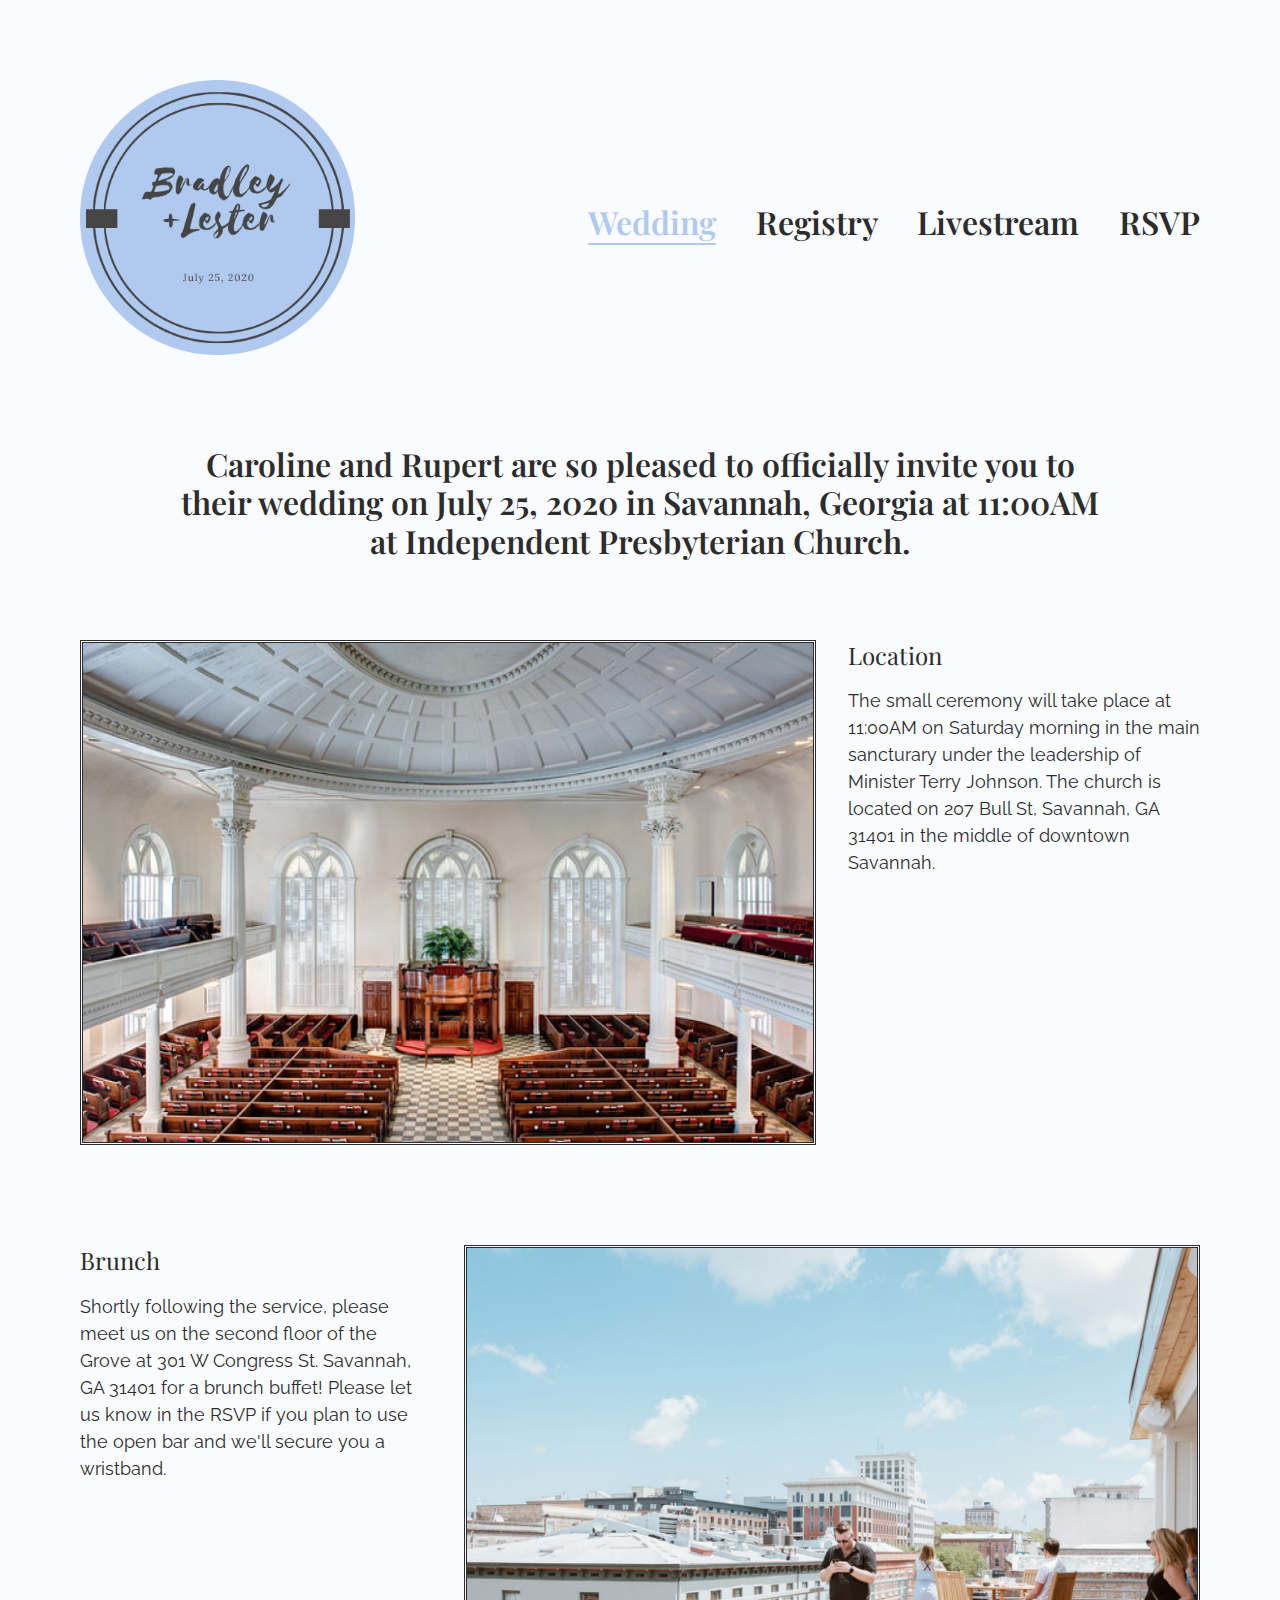
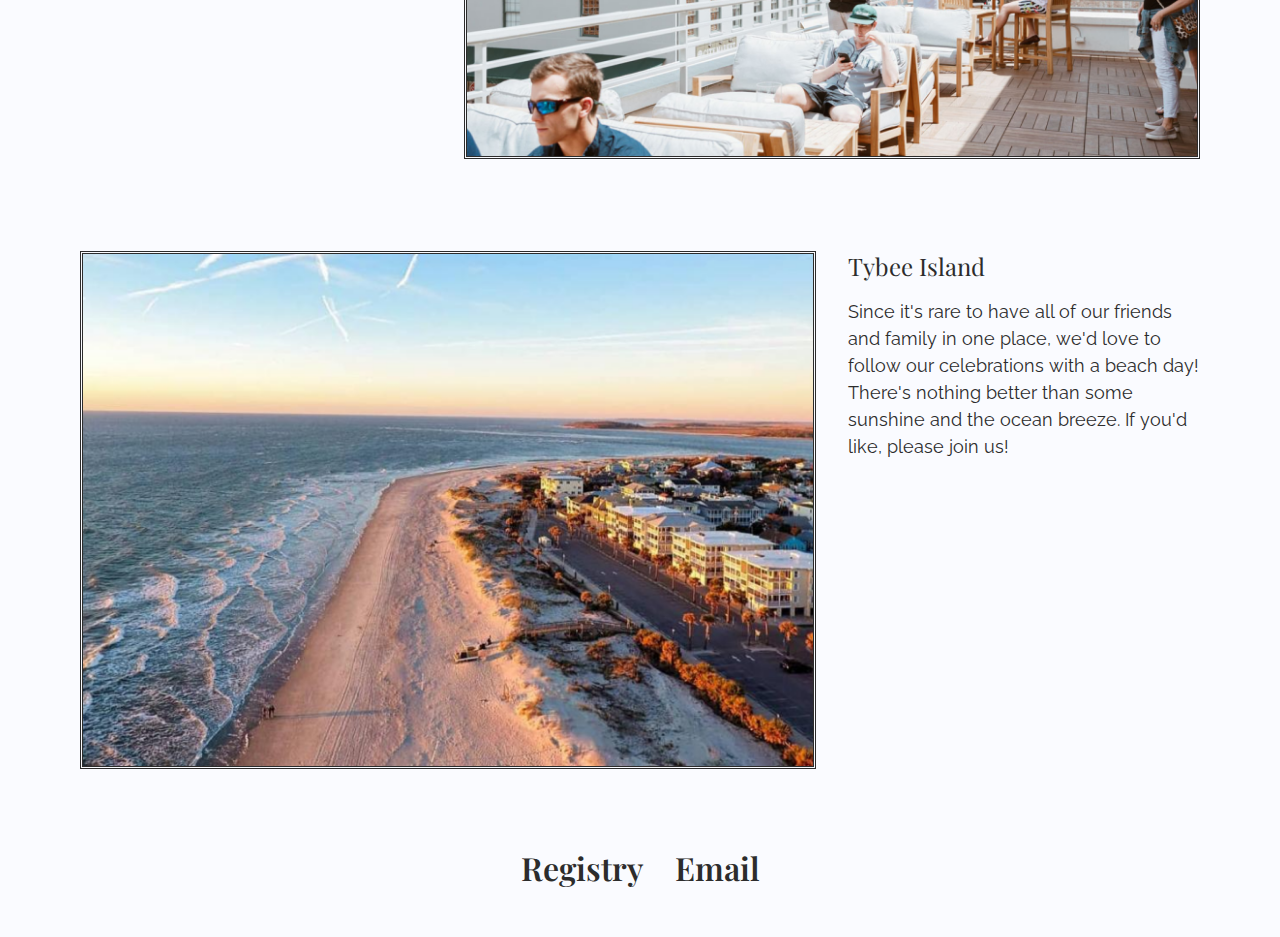
<file: index.html>
<!DOCTYPE html>
<html lang="en">
<head>
    <meta charset="UTF-8">
    <meta name="viewport" content="width=device-width, initial-scale=1.0">
    <title>Bradley Wedding: 07.25.20</title>
    <link rel="stylesheet" href="base.css">
    <link rel="stylesheet" href="style.css">
    <link href="https://fonts.googleapis.com/css2?family=Playfair+Display&display=swap" rel="stylesheet"> 
    <link href="https://fonts.googleapis.com/css2?family=Raleway:wght@300&display=swap" rel="stylesheet"> 
</head>
<body>
    <header>
            <img id="logo" src="weddinglogo.png" alt="Logo">
        <nav>
            <a href="index.html" class="selected">Wedding</a>
            <a href="about.html">Registry</a>
            <a href="aboutus.html">Livestream</a>
            <a href="contact.html">RSVP</a>
        </nav>
    </header>
    <section>
        <h1>
            Caroline and Rupert are so pleased to officially invite you to their wedding on July 25, 2020 in Savannah, Georgia at 11:00AM at Independent Presbyterian Church.
        </h1>
        
    </section>
    
    <section class="project">
        <div class="artwork">
            <img src="IPC.png" alt="IPC">
        </div>
        <div class="description">
            <h2>Location</h2>
            <p>The small ceremony will take place at 11:00AM on Saturday morning in the main sancturary under the leadership of Minister Terry Johnson. <a href="https://ipcsav.org/" target="_blank">The church</a> is located on 207 Bull St, Savannah, GA 31401 in the middle of downtown Savannah.</p>
            <br>
            <iframe src="https://www.google.com/maps/embed?pb=!1m18!1m12!1m3!1d3380.738198175911!2d-81.09534734887126!3d32.076329026594074!2m3!1f0!2f0!3f0!3m2!1i1024!2i768!4f13.1!3m3!1m2!1s0x88fb9e661dd3d94f%3A0x5b2fc586c9dfdfc1!2sThe%20Independent%20Presbyterian%20Church%20of%20Savannah!5e0!3m2!1sen!2sus!4v1592478030784!5m2!1sen!2sus" width="350" height="262" frameborder="0" style="border:0;" allowfullscreen="" aria-hidden="false" tabindex="0"></iframe>
        </div>
    </section>

    <section class="project project-alt">
       <div class="artwork">
            <img src="grove.png" alt="grove">
       </div>
       <div class="description">
            <h2>Brunch</h2>
            <p>Shortly following the service, please meet us on the second floor of <a href="https://www.thegrovesavannah.com/" target="_blank">the Grove</a> at 301 W Congress St. Savannah, GA 31401 for a brunch buffet! Please let us know in the RSVP if you plan to use the open bar and we'll secure you a wristband. </p>
            <br>
            <iframe src="https://www.google.com/maps/embed?pb=!1m18!1m12!1m3!1d3380.587012400904!2d-81.09743614887111!3d32.08041712638968!2m3!1f0!2f0!3f0!3m2!1i1024!2i768!4f13.1!3m3!1m2!1s0x88fb9e671bcb53af%3A0xcfa802d86cda36f6!2sThe%20Grove%20Savannah!5e0!3m2!1sen!2sus!4v1592480665394!5m2!1sen!2sus" width="350" height="262" frameborder="0" style="border:0;" allowfullscreen="" aria-hidden="false" tabindex="0"></iframe>
        </div>
    </section>

    <section class="project">
        <div class="artwork">
            <img src="tybee.png" alt="tybee">
        </div>
        <div class="description">
            <h2>Tybee Island</h2>
            <p>Since it's rare to have all of our friends and family in one place, we'd love to follow our celebrations with a beach day! There's nothing better than some sunshine and the ocean breeze. If you'd like, please join us!</p>
            <br>
            <iframe src="https://www.google.com/maps/embed?pb=!1m18!1m12!1m3!1d3382.757588385097!2d-80.85506338511789!3d32.02167952638222!2m3!1f0!2f0!3f0!3m2!1i1024!2i768!4f13.1!3m3!1m2!1s0x88fb7f81c7acf569%3A0x19f9ee7f407f08aa!2sPolk%20St%2C%20Tybee%20Island%2C%20GA%2031328!5e0!3m2!1sen!2sus!4v1592481073240!5m2!1sen!2sus" width="350" height="262" frameborder="0" style="border:0;" allowfullscreen="" aria-hidden="false" tabindex="0"></iframe>
        </div>
    </section>

    <footer>
        <a href="https://www.honeyfund.com/wedding/lester-bradley-07-25-2020" target="_blank">Registry</a>
        <a href="mailto:carolineclester@gmail.com?subject=Savannah Wedding">Email</a>
    </footer>
</body>
</html>
</file>
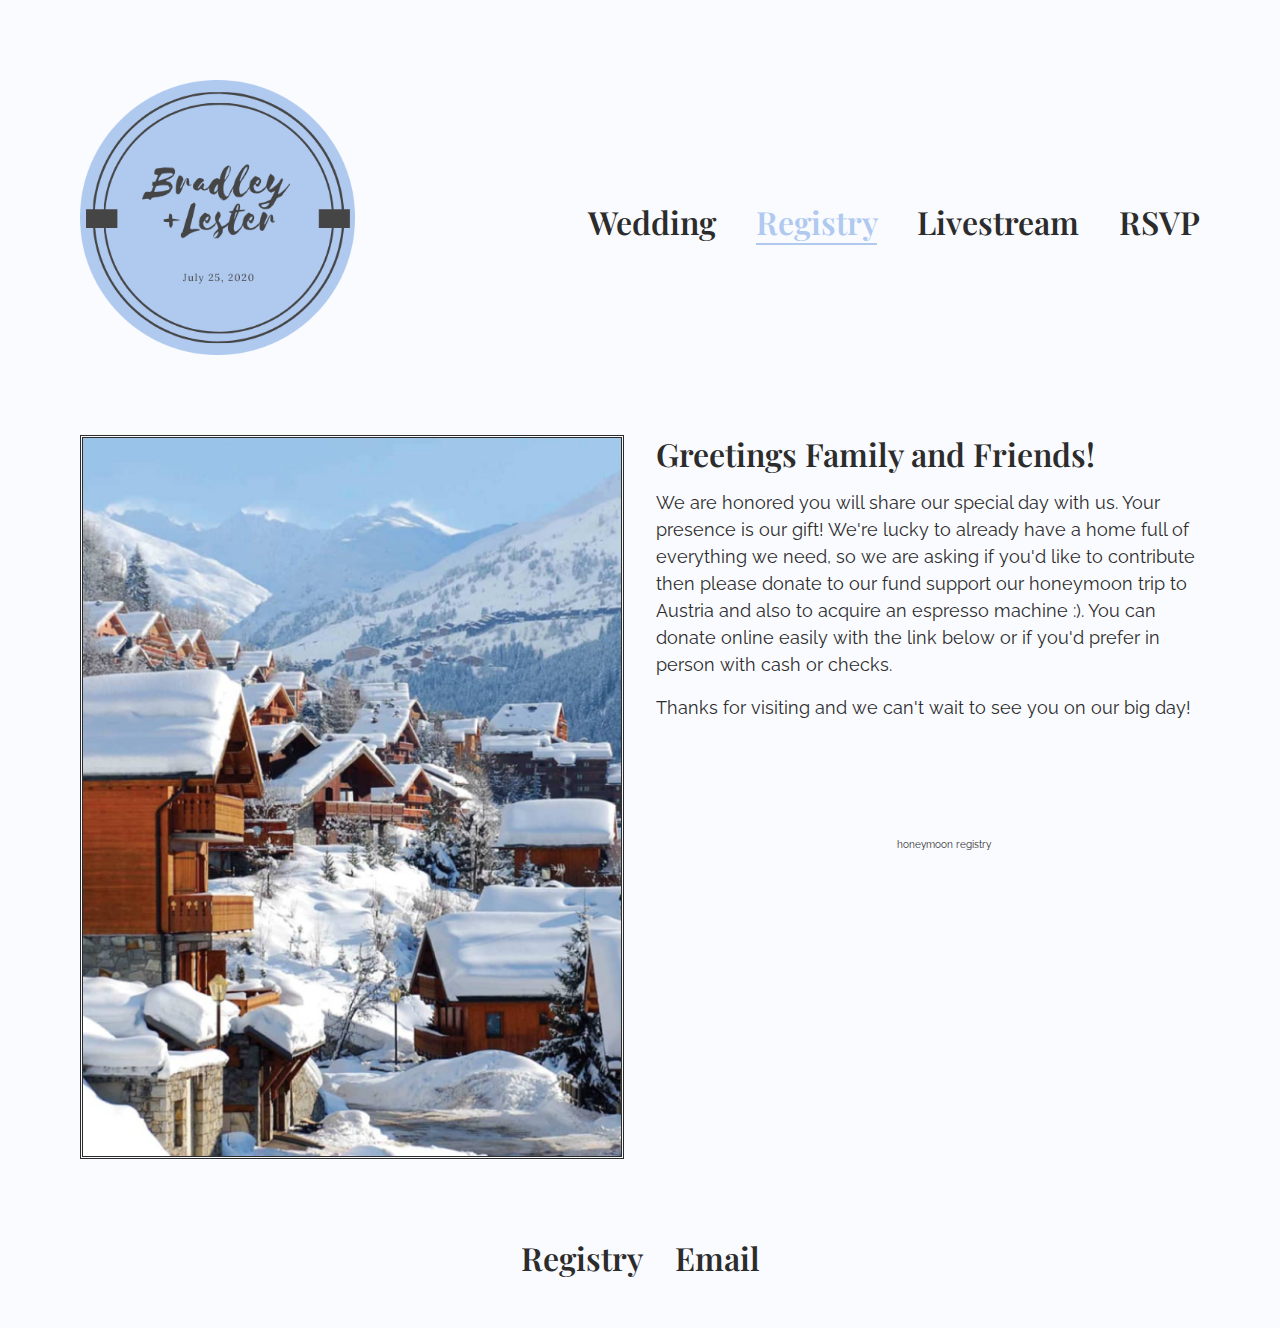
<file: about.html>
<!DOCTYPE html>
<html lang="en">
<head>
    <meta charset="UTF-8">
    <meta name="viewport" content="width=device-width, initial-scale=1.0">
    <title>Bradley Wedding: 07.25.20</title>
    <link rel="stylesheet" href="base.css">
    <link rel="stylesheet" href="style.css">
    <link href="https://fonts.googleapis.com/css2?family=Playfair+Display&display=swap" rel="stylesheet"> 
    <link href="https://fonts.googleapis.com/css2?family=Raleway:wght@300&display=swap" rel="stylesheet"> </head>
<body>
    <header>
            <img id="logo" src="weddinglogo.png" alt="Logo">
        <nav>
            <a href="index.html">Wedding</a>
            <a href="about.html" class="selected">Registry</a>
            <a href="aboutus.html">Livestream</a>
            <a href="contact.html">RSVP</a>
        </nav>
    </header>

    <section class="about">
        <div class="photo">
            <img src="austria.png" alt="austria">
        </div>
        <div class = "description">
            <h1>Greetings Family and Friends!</h1>
            <p>We are honored you will share our special day with us. Your presence is our gift! We're lucky to already have a home full of everything we need, so we are asking if you'd like to contribute then please donate to our fund support our honeymoon trip to Austria and also to acquire an espresso machine :). You can donate online easily with the link below or if you'd prefer in person with cash or checks.</p>

            <p>Thanks for visiting and we can't wait to see you on our big day!</p>
            <div style="width:200px;margin:0 auto;"><a href="http://www.honeyfund.com/wedding/lester-bradley-07-25-2020" style="text-align:left;background:url('http://www.honeyfund.com/share/honeyfund3.png') no-repeat;display:block;width:200px;height:100px;text-indent:-9999em;" target="_blank">Visit our honeyfund at Honeyfund.com, the free honeymoon registry</a><p style="margin:0;padding:0;font-size:10px;text-align:center;"><a href="http://www.honeyfund.com/" target="_blank">honeymoon registry</a></p></div>
        </div>
    </section>


    <footer>
        <a href="https://www.honeyfund.com/wedding/lester-bradley-07-25-2020" target="_blank">Registry</a>
        <a href="mailto:carolineclester@gmail.com?subject=Savannah Wedding">Email</a>
    </footer>
</body>
</html>
</file>
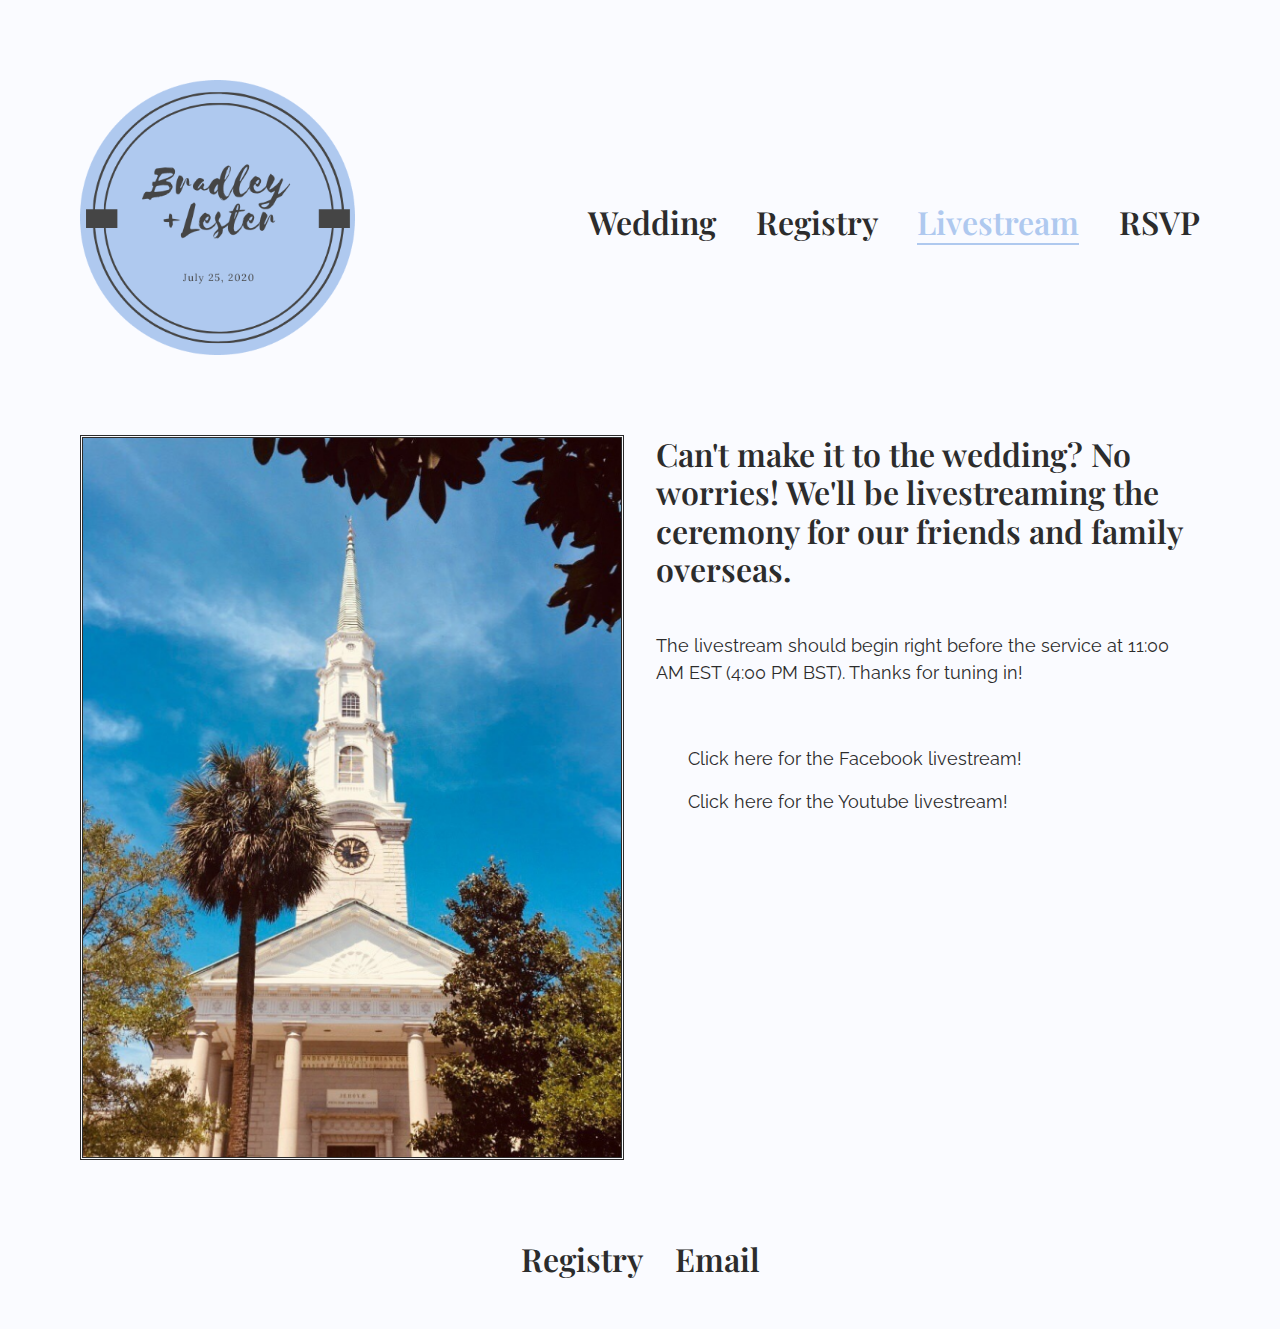
<file: aboutus.html>
<!DOCTYPE html>
<html lang="en">
<head>
    <meta charset="UTF-8">
    <meta name="viewport" content="width=device-width, initial-scale=1.0">
    <title>Bradley Wedding: 07.25.20</title>
    <link rel="stylesheet" href="base.css">
    <link rel="stylesheet" href="style.css">
    <link href="https://fonts.googleapis.com/css2?family=Playfair+Display&display=swap" rel="stylesheet"> 
    <link href="https://fonts.googleapis.com/css2?family=Raleway:wght@300&display=swap" rel="stylesheet"> </head>
<body>
    <header>
            <img id="logo" src="weddinglogo.png" alt="Logo">
        <nav>
            <a href="index.html">Wedding</a>
            <a href="about.html">Registry</a>
            <a href="aboutus.html" class="selected">Livestream</a>
            <a href="contact.html">RSVP</a>
        </nav>
    </header>
    <section class="about">
        <div class="photo">
            <img src="ipc2.png" alt="ipc2">
        </div>
        <div class = "description">
            <h1>Can't make it to the wedding? No worries! We'll be livestreaming the ceremony for our friends and family overseas.</h1>
            <br>
            <p>The livestream should begin right before the service at 11:00 AM EST (4:00 PM BST). Thanks for tuning in!</p>
            <br>
            <p><a href="https://www.facebook.com/ipcsav1755/live/" target="_blank"> Click here for the Facebook livestream!</a></p>
            <p><a href="https://www.youtube.com/c/IndependentPresbyterianChurchSavannah" target="_blank"> Click here for the Youtube livestream!</a></p>
            
        </div>
    </section>

    <footer>
        <a href="https://www.honeyfund.com/wedding/lester-bradley-07-25-2020" target="_blank">Registry</a>
        <a href="mailto:carolineclester@gmail.com?subject=Savannah Wedding">Email</a>
    </footer>
</body>
</html>
</file>
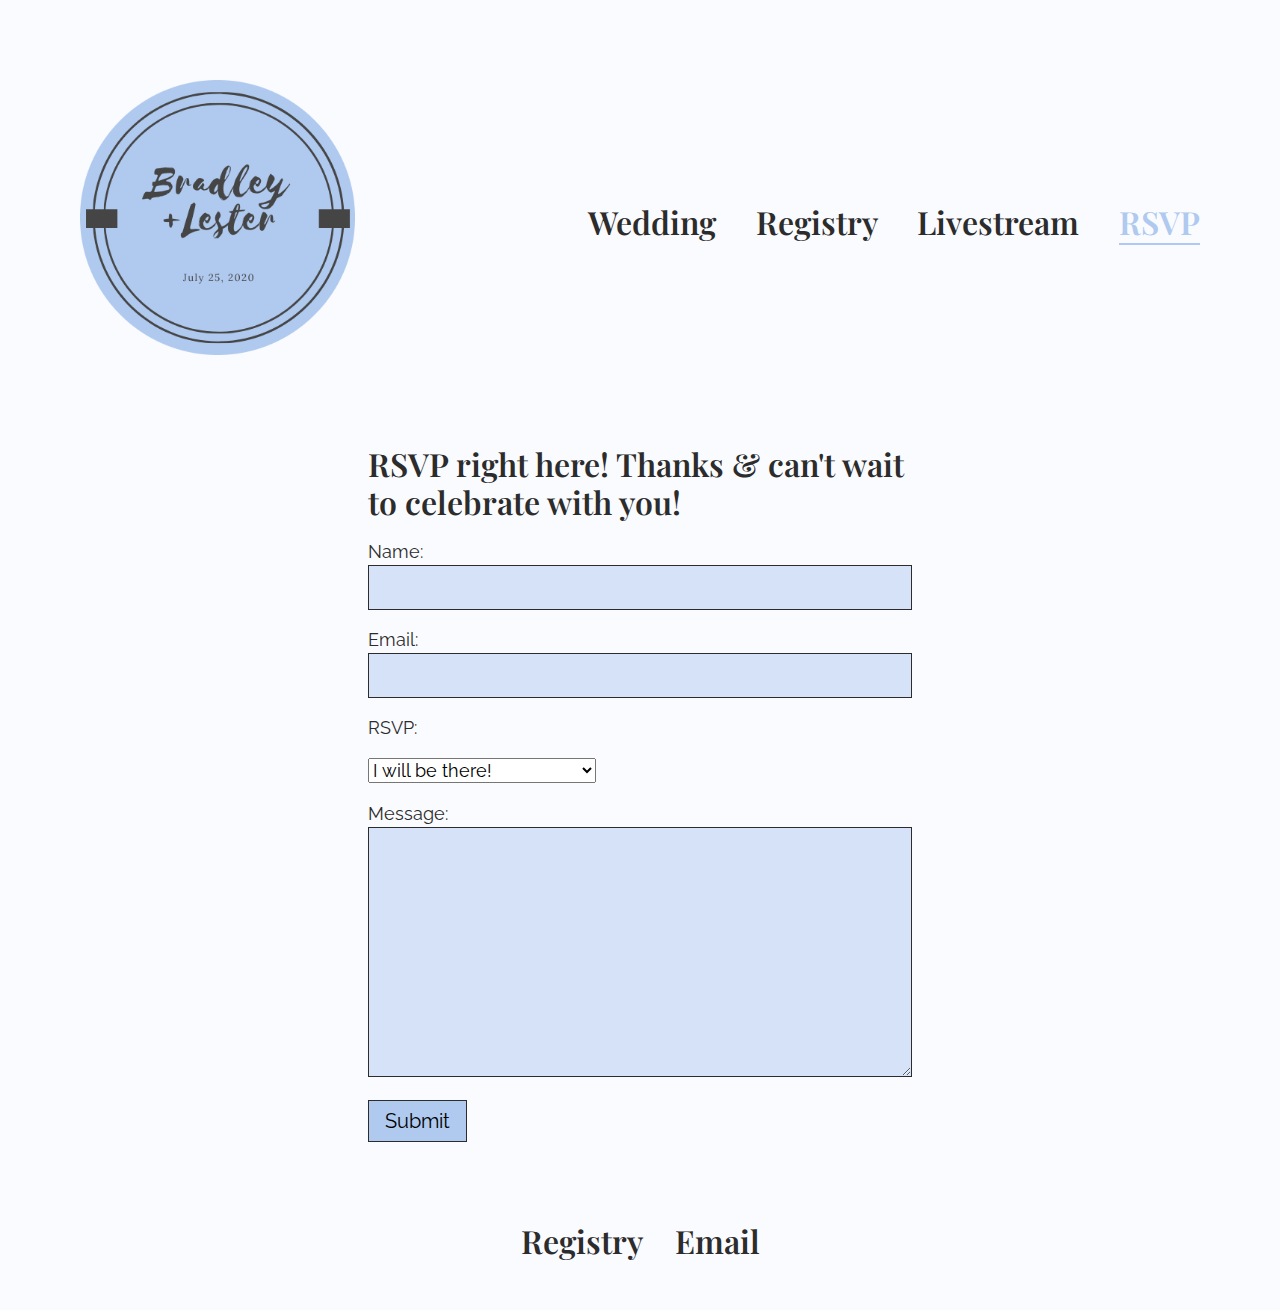
<file: contact.html>
<!DOCTYPE html>
<html lang="en">
<head>
    <meta charset="UTF-8">
    <meta name="viewport" content="width=device-width, initial-scale=1.0">
    <title>Bradley Wedding: 07.25.20</title>
    <link rel="stylesheet" href="base.css">
    <link rel="stylesheet" href="style.css">
    <link href="https://fonts.googleapis.com/css2?family=Playfair+Display&display=swap" rel="stylesheet"> 
    <link href="https://fonts.googleapis.com/css2?family=Raleway:wght@300&display=swap" rel="stylesheet"> </head>
<body>
    <header>
            <img id="logo" src="weddinglogo.png" alt="Logo">
        <nav>
            <a href="index.html">Wedding</a>
            <a href="about.html">Registry</a>
            <a href="aboutus.html">Livestream</a>
            <a href="contact.html" class="selected">RSVP</a>
        </nav>
    </header>
    <section class="contact">
        <div class="form">
            <h1>
                RSVP right here! Thanks & can't wait to celebrate with you! 
            </h1>
            <form action="https://formspree.io/xpzylwlg" method="POST">
                <label>
                    Name:
                    <input type="text" name="name">
                </label>
                <label>
                    Email: 
                    <input type="email" name="email">
                </label>
                <label for="RSVP">RSVP:</label>
                    <select id="RSVP" name="RSVP">
                        <option value="yes">I will be there!</option>
                        <option value="no">I can't attend.</option>
                        <option value="livestream">I'll watch the livestream!</option>
                    </select>
                    
                <label>Message:
                <textarea name="message" id="message"></textarea>
                </label>
                <button type="submit" value="Send">Submit</button>
              </form>
        </div>
    </section>
 
    <footer>
        <a href="https://www.honeyfund.com/wedding/lester-bradley-07-25-2020" target="_blank">Registry</a>
        <a href="mailto:carolineclester@gmail.com?subject=Savannah Wedding">Email</a>
    </footer>
</body>
</html>
</file>
<file: base.css>
html, body, div, span, applet, object, iframe,
h1, h2, h3, h4, h5, h6, p, blockquote, pre,
a, abbr, acronym, address, big, cite, code,
del, dfn, em, img, ins, kbd, q, s, samp,
small, strike, strong, sub, sup, tt, var,
b, u, i, center,
dl, dt, dd, ol, ul, li,
fieldset, form, label, legend,
table, caption, tbody, tfoot, thead, tr, th, td,
article, aside, canvas, details, embed,
figure, figcaption, footer, header, hgroup,
menu, nav, output, ruby, section, summary,
time, mark, audio, video {
  margin: 0;
  padding: 0;
  border: 0;
  font-size: 100%;
  font: inherit;
  vertical-align: baseline;
}

article, aside, details, figcaption, figure,
footer, header, hgroup, menu, nav, section {
  display: block;
}
body {
  line-height: 1;
}
ol, ul {
  list-style: none;
}
blockquote, q {
  quotes: none;
}
blockquote:before, blockquote:after,
q:before, q:after {
  content: '';
  content: none;
}
table {
  border-collapse: collapse;
  border-spacing: 0;
}

img, iframe {
  vertical-align: bottom;
  max-width: 100%;
}

input, textarea, select {
  font: inherit;
}

* {
  -webkit-box-sizing: border-box;
  -moz-box-sizing: border-box;
  box-sizing: border-box;
  -webkit-font-smoothing: antialiased;
  text-rendering: optimizeLegibility;
}
</file>
<file: style.css>
body {
    font-family: 'Raleway', sans-serif;
    font-size: 18px;
    line-height: 1.5;
    background-color: rgba(250, 251, 255, 1);
    color: rgba(44, 44, 44, 1);
    margin: 80px auto 48px auto;
    width: 1120px; 
}

header {
    display: flex; 
    align-items: center;
    justify-content: space-between;
    flex-direction: row;
   
}

#logo {
    max-width: 275px;
}

h1, nav, footer {
    font-family: 'Playfair Display', serif;
    font-size: 32px;
    font-weight: 600;
    line-height: 1.2;
    margin-top: 10px;
}

h2 {
    font-family: 'Playfair Display', serif;
    font-size: 24px;
    font-weight: 400;
    line-height: 1.3;
    margin: 0 0 16px 0;
}

a {
    color: rgba(44, 44, 44, 1); 
    text-decoration: none;
    margin: 0 0 0 32px;
    transition: color 0.3s;
    border-bottom: 2px solid rgba(250, 251, 255, 1);
}

a:hover, a.selected {
    color: rgba(175, 201, 239, 1);
    text-shadow: 4px rgba(44, 44, 44, 1);
    border-bottom: 2px solid rgba(175, 201, 239, 1);
}

section {
    margin: 80px 0 80px 0; 
    display: grid;
    grid-template-columns: repeat(12, 1fr);
    gap: 32px 32px; 
    grid-auto-flow: dense;
}

section h1 {
    grid-column: 2 / span 10;
    text-align: center;
} 

section.project div.artwork{
    grid-column: 1 / span 8;
    text-align: center;
}

section.project div.description {
    grid-column: 9 / span 4;
}

section.project img {
    max-height: 640px;
    border: double rgba(44, 44, 44, 1); 
    
}

section.project-alt div.artwork{
    grid-column: 5 / span 8;
}

section.project-alt div.description {
    grid-column: 1 / span 4;

}

section.project-alt div.description a{
    margin: 0;
}

section.project div.description a {
    margin: 0;
}

section.about div.photo {
    grid-column: 1 / span 6;
    border: double rgba(44, 44, 44, 1); 
}

section.about div.description {
    grid-column: 7 / span 6;
}

section.about h1 {
    margin: 0 0 0 0;
    text-align: left;
}

section.about p{
    margin: 16px 0 16px 0;
}

section.contact div.form {
    grid-column: 4 / span 6;
}

section.contact h1 {
    text-align: left;
}

footer {
    display: flex; 
    align-items: center;
    justify-content: center;
}

footer a {
    margin: 0 16px 0 16px;
}

input, textarea {
    width: 100%;
    background-color: rgba(175, 201, 239, .5);
    border: solid 1px rgba(44, 44, 44, 1);
    color: rgba(44, 44, 44, 1);
    padding: 8px 16px 8px 16px;
}

label {
    display: block;
    margin: 16px 0 16px 0;
}

textarea {
    height: 250px;
}

button {
    background-color: rgba(175, 201, 239, 1);
    border: none;
    font-size: 20px;
    font-family: 'Raleway', sans-serif;
    padding: 8px 16px 8px 16px;
    border: solid 1px rgba(44, 44, 44, 1);
}

input:focus, textarea:focus {
    border: 2px solid;
}

@media (max-width: 1260px) {
    body {
        width: auto;
        margin: 80px 64px 48px 64px;
        
    }

    h1, nav, footer {
        font-size: 24px;
    }
}

@media (max-width: 920px) {
    header {
        flex-direction: column;
    }
    nav {
        margin: 24px 0 0 0;
    }
    header img {
        max-width: 300px;
    }
    header a {
        margin: 16px 0 16px 0; 
        padding: 5px;
    }
}

@media (max-width: 890px) {
    section {
        grid-template-columns: repeat(4, 1fr);
        gap: 24px 24px;
    }
    iframe {
        width: 100%;
    }
    section h1, 
    section.project div.artwork, 
    section.project div.description, 
    section.about div.photo,
    section.about div.description,
    section.contact div.form {
        grid-column: 1 / span 4;
    }
}

@media (max-width: 560px) {
    body {
        margin: 32px 32px 32px 32px;
    }
    header img {
        width: 100%; 
    }
    nav {
        font-size: 16px;
        padding: 2px;
    }

    a, a:hover, a.selected {
        padding: 0px;
        margin: auto;
    }
    h1, footer {
        font-size: 17px;
    }
    p{
        font-size: 16px;
    }
}
</file>
